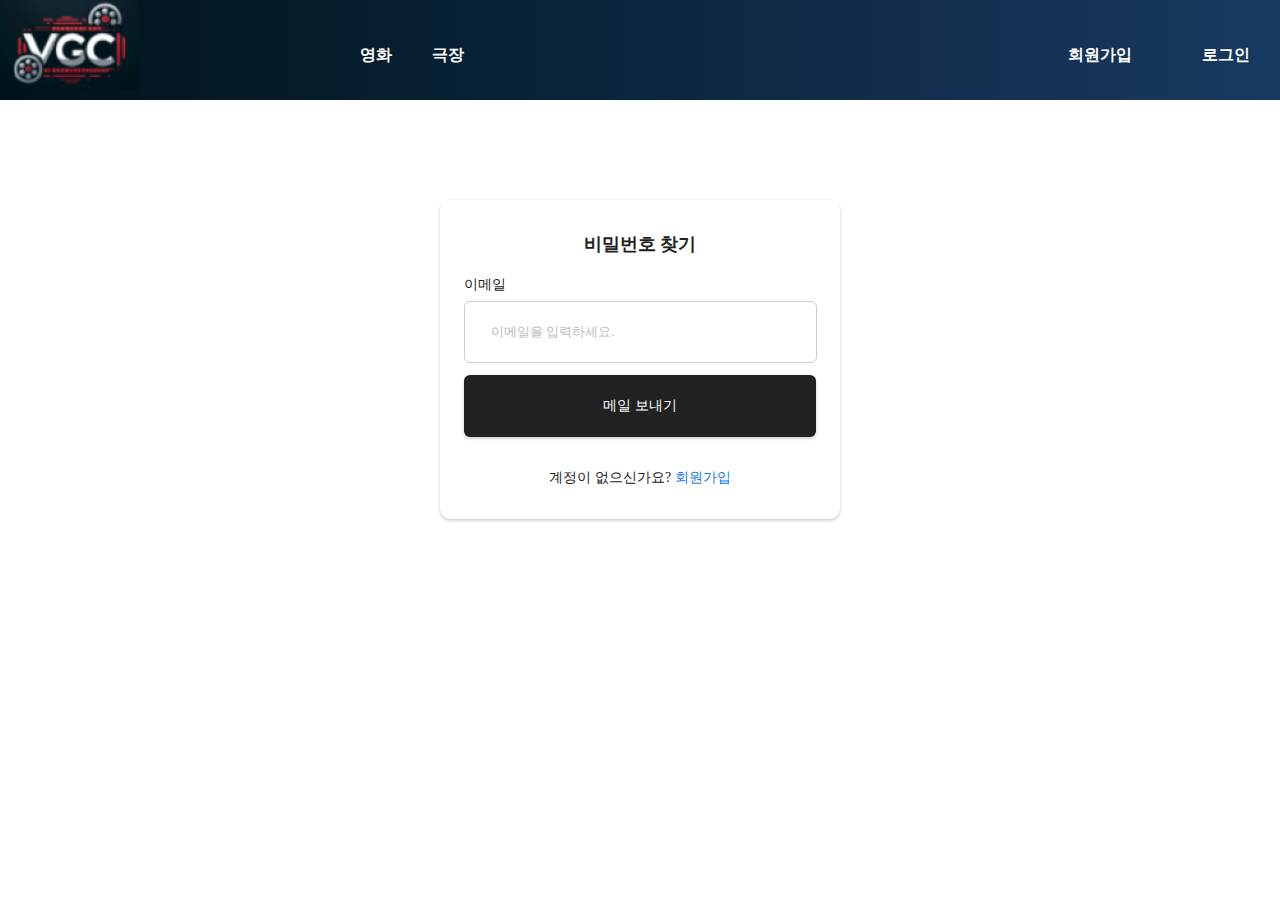
<file: html/idpwfind.html>
<!DOCTYPE html>
<html lang="en">

<head>
    <meta charset="UTF-8">
    <meta name="viewport" content="width=device-width, initial-scale=1.0">
    <title>비밀번호 찾기</title>
    <link href="/assets/css/pclogin.css" rel="stylesheet">
    <link rel="stylesheet" href="/assets/css/index_style.css">
    <link rel="icon" href="../images/icon.png">
    <style>
        .form-container {
            max-width: 400px;
            background-color: #fff;
            padding: 32px 24px;
            font-size: 14px;
            font-family: inherit;
            color: #212121;
            display: flex;
            flex-direction: column;
            gap: 20px;
            box-sizing: border-box;
            border-radius: 10px;
            box-shadow: 0px 0px 3px rgba(0, 0, 0, 0.084), 0px 2px 3px rgba(0, 0, 0, 0.168);
            margin: 0 auto;
            /* Centering the form container */
            margin-top: 100px;
            /* Top margin to position the container lower on the page */
        }

        .form-container button:active {
            scale: 0.95;
        }

        .form-container .logo-container {
            text-align: center;
            font-weight: 600;
            font-size: 18px;
        }

        .form-container .form {
            display: flex;
            flex-direction: column;
        }

        .form-container .form-group {
            display: flex;
            flex-direction: column;
            gap: 2px;
        }

        .form-container .form-group label {
            display: block;
            margin-bottom: 5px;
        }

        .form-container .form-group input {
            width: 85%;
            padding: 22px 26px;
            /* Increased padding */
            border-radius: 6px;
            font-family: inherit;
            border: 1px solid #ccc;
        }

        .form-container .form-group input::placeholder {
            opacity: 0.5;
        }

        .form-container .form-group input:focus {
            outline: none;
            border-color: #1778f2;
        }

        .form-container .form-submit-btn {
            display: flex;
            justify-content: center;
            align-items: center;
            font-family: inherit;
            color: #fff;
            background-color: #212121;
            border: none;
            width: 100%;
            padding: 22px 26px;
            /* Increased padding */
            font-size: inherit;
            gap: 8px;
            margin: 12px 0;
            cursor: pointer;
            border-radius: 6px;
            box-shadow: 0px 0px 3px rgba(0, 0, 0, 0.084), 0px 2px 3px rgba(0, 0, 0, 0.168);
        }

        .form-container .form-submit-btn:hover {
            background-color: #313131;
        }

        .form-container .link {
            color: #1778f2;
            text-decoration: none;
        }

        .form-container .signup-link {
            align-self: center;
            font-weight: 500;
        }

        .form-container .signup-link .link {
            font-weight: 400;
        }

        .form-container .link:hover {
            text-decoration: underline;
        }
    </style>
</head>

<body>
    <header>
        <div class="title">
            <div class="title_name">
                <a href="/index.html">
                    <img src="/images/logo.png">
                </a>
            </div>
            <div class="title_menu">
                <nav>
                    <ul class="menu_a">
                        <li>
                            <a href="/html/movie_list.html">영화</a>
                        </li>

                        <li>
                            <a href="/html/map.html">극장</a>
                        </li>
                    </ul>
                    <ul class="menu_b">
                        <li><a href="/html/jinjalogin.html">로그인</a></li>
                        <li><a href="/html/joinanim.html">회원가입</a></li>
                    </ul>
                </nav>
            </div>
        </div>
    </header>
    <div id="wrap">
        <div class="form-container">
            <div class="logo-container">
                비밀번호 찾기
            </div>
            <form class="form">
                <div class="form-group">
                    <label for="email">이메일</label>
                    <input type="text" id="email" name="email" placeholder="이메일을 입력하세요." required>
                </div>
                <button class="form-submit-btn" type="button" id="find">메일 보내기</button>
            </form>
            <p class="signup-link">
                계정이 없으신가요?
                <a href="/html/joinanim.html" class="link"> 회원가입</a>
            </p>
        </div>
    </div>
    <script>
        const email = document.getElementById('email');
        const find = document.getElementById('find');
        find.addEventListener('click', () => {
            fetch('http://127.0.0.1:8080/vgc/ipfind.jsp', {
                method: 'POST',
                headers: {
                    'Content-Type': 'application/x-www-form-urlencoded'
                },
                body: `email=${email.value}`
            })
                .then(response => response.text())
                .then(data => {
                    alert(data);
                    if (data.includes('비밀번호는')) {
                        window.location.href = 'jinjalogin.html';
                    }
                })
                .catch(error => {
                    console.error('Error:', error);
                });
        });
    </script>
</body>

</html>
</file>
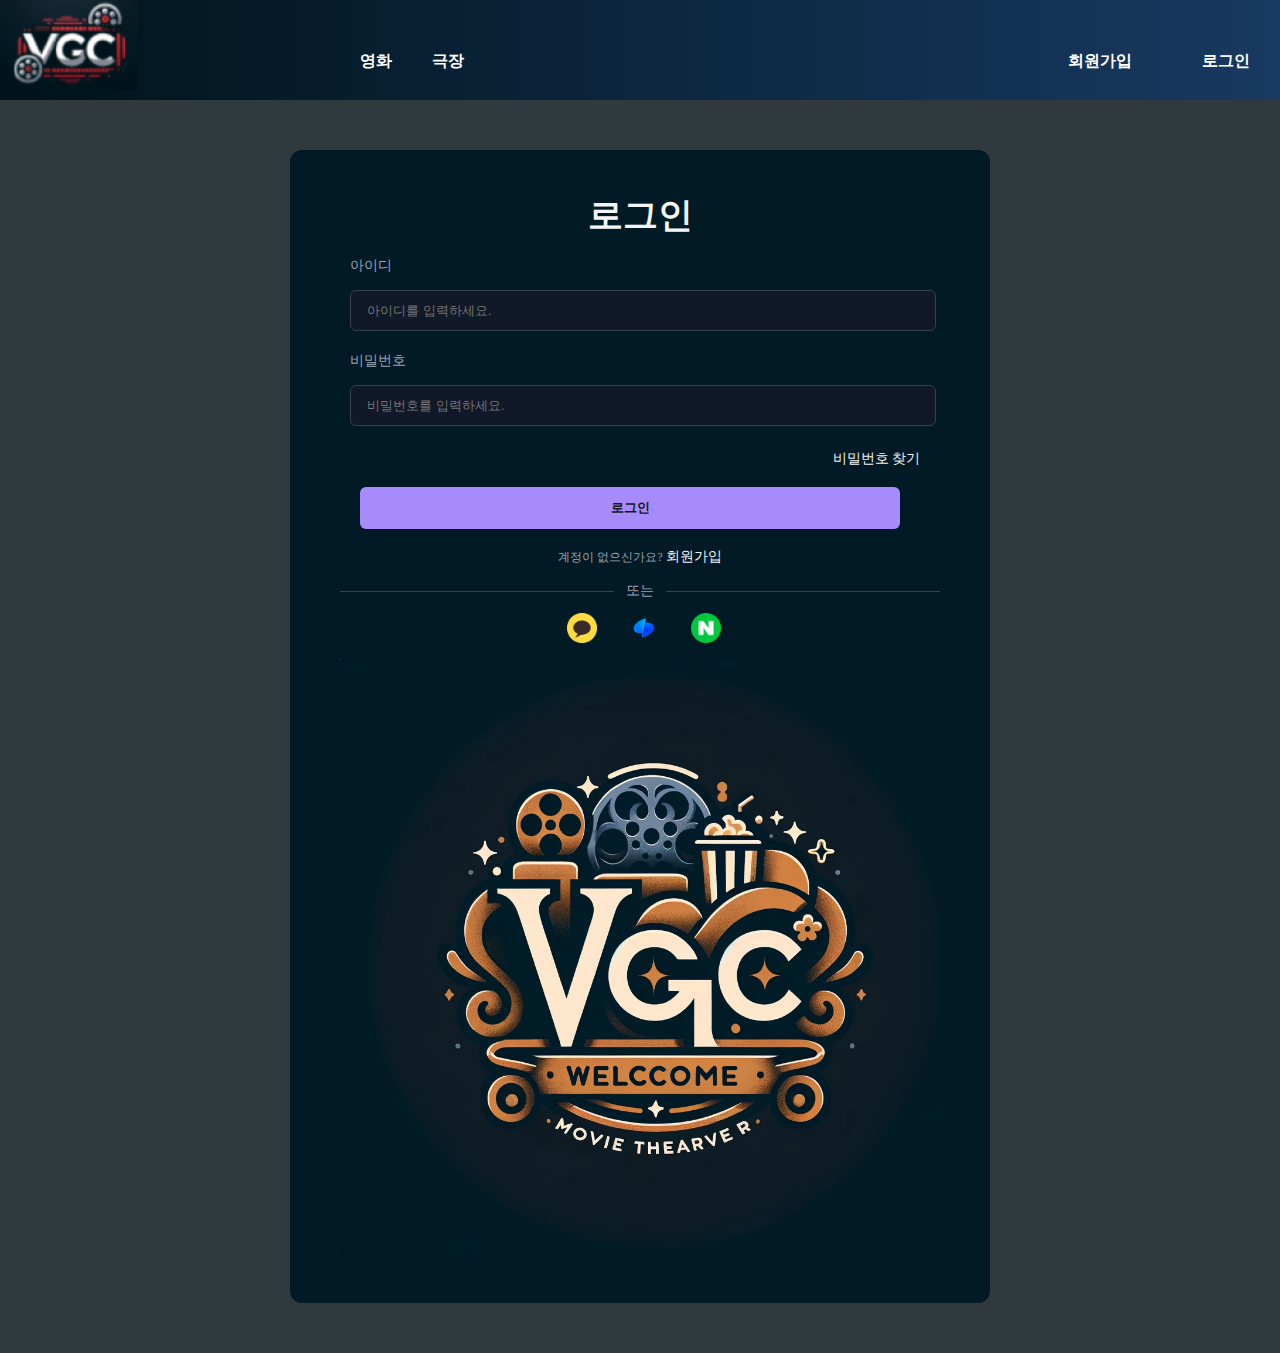
<file: html/jinjalogin.html>
<!DOCTYPE html>
<html lang="ko">

<head>
  <meta charset="UTF-8">
  <title>로그인</title>
  <link href="/assets/css/pclogin.css" rel="stylesheet">
  <link rel="stylesheet" href="/assets/css/index_style.css">
  <link rel="icon" href="../images/icon.png" />
  <style>
    .form-container {

      width: 600px;
      border-radius: 0.75rem;
      background-color: #011A26;
      padding: 50px 50px 40px 50px;
      color: rgba(243, 244, 246, 1);
      margin: 50px auto;
    }
    .form-container .title{
      font-size: 35px;
    }
    body {
      background-color: rgb(48, 57, 61);
    }

    .title {
      text-align: center;
      line-height: 2rem;
      font-weight: 700;
    }
    

    .form {
      margin-top: 1.5rem;
    }

    .input-group {
      margin-top: 0.25rem;
      font-size: 0.875rem;
      line-height: 1.25rem;
    }

    .input-group label {
      margin: 10px;
      display: block;
      color: rgba(156, 163, 175, 1);
      margin-bottom: 4px;
    }

    .input-group input {
      width: 92%;
      margin: 10px;
      border-radius: 0.375rem;
      border: 1px solid rgba(55, 65, 81, 1);
      outline: 0;
      background-color: rgba(17, 24, 39, 1);
      padding: 0.75rem 1rem;
      color: rgba(243, 244, 246, 1);
    }

    .input-group input:focus {
      border-color: rgba(167, 139, 250, 1);
    }

    .forgot {
      display: flex;
      justify-content: flex-end;
      font-size: 0.75rem;
      line-height: 1rem;
      color: rgba(156, 163, 175, 1);
      margin: 15px 20px 14px 0;
    }

    .forgot a,
    .signup a {
      color: rgba(243, 244, 246, 1);
      text-decoration: none;
      font-size: 14px;
    }

    .forgot a:hover,
    .signup a:hover {
      text-decoration: underline rgba(167, 139, 250, 1);
    }

    .sign {
      margin: 20px;
      display: block;
      width: 90%;
      background-color: rgba(167, 139, 250, 1);
      padding: 0.75rem;
      text-align: center;
      color: rgba(17, 24, 39, 1);
      border: none;
      border-radius: 0.375rem;
      font-weight: 600;
    }

    .social-message {
      display: flex;
      align-items: center;
      padding-top: 1rem;
    }

    .line {
      height: 1px;
      flex: 1 1 0%;
      background-color: rgba(55, 65, 81, 1);
    }

    .social-message .message {
      padding-left: 0.75rem;
      padding-right: 0.75rem;
      font-size: 0.875rem;
      line-height: 1.25rem;
      color: rgba(156, 163, 175, 1);
    }

    .social-icons {
      display: flex;
      justify-content: center;
    }

    .social-icons .icon {
      border-radius: 0.125rem;
      padding: 0.75rem;
      border: none;
      background-color: transparent;
      margin-left: 8px;
    }

    .social-icons .icon img {
      height: 30px;
      width: 30px;
    }

    .signup {
      text-align: center;
      font-size: 0.75rem;
      line-height: 1rem;
      color: rgba(156, 163, 175, 1);
    }

    .img_bottom {
      width: 100%;
      height: 100%;
    }
  </style>
</head>

<body>
  <header>
    <div class="title">
      <div class="title_name">
        <a href="/index.html">
          <img src="/images/logo.png">
        </a>
      </div>
      <div class="title_menu">
        <nav>
          <ul class="menu_a">
            <li>
              <a href="/html/movie_list.html">영화</a>

            </li>
            <li>
              <a href="#">극장</a>

            </li>

          </ul>
          <ul class="menu_b">
            <li><a href="/html/jinjalogin.html">로그인</a></li>
            <li><a href="/html/joinanim.html">회원가입</a></li>
          </ul>
        </nav>
      </div>
    </div>
  </header>
  <div id="wrap">
    <div id="container">
      <div class="form-container">
        <div class="title">로그인</div>
        <div class="form">
          <div class="input-group">
            <label for="id">아이디</label>
            <input type="text" id="id" placeholder="아이디를 입력하세요.">
          </div>
          <div class="input-group">
            <label for="pw">비밀번호</label>
            <input type="password" id="pw" placeholder="비밀번호를 입력하세요.">
          </div>
          <div class="forgot">
            <a href="idpwfind.html">비밀번호 찾기</a>
          </div>
          <button type="submit" class="sign" id="login">로그인</button>
          <div class="signup">
            <span>계정이 없으신가요? <a href="joinanim.html">회원가입</a></span>
          </div>
        </div>
        <div class="social-message">
          <div class="line"></div>
          <div class="message">또는</div>
          <div class="line"></div>
        </div>
        <div class="social-icons">
          <a href="https://www.kakaocorp.com/page/" class="icon">
            <img src="/images/kakao-icon.png" alt="Kakao">
          </a>
          <a href="https://toss.im/" class="icon">
            <img src="/images/toss-icon.png" alt="Toss">
          </a>
          <a href="https://nid.naver.com/nidlogin.login?mode=form&url=https://www.naver.com/" class="icon">
            <img src="/images/naver-icon.png" alt="Naver">
          </a>
        </div>
        <div class="logo_bottom">
          <img src="/images/bottom.webp" class="img_bottom">
        </div>
      </div>
    </div>
  </div>
  <script>
    document.getElementById('login').addEventListener('click', async () => {
      const id = document.getElementById('id').value;
      const pw = document.getElementById('pw').value;

      const formData = new URLSearchParams();
      formData.append('id', id);
      formData.append('pw', pw);

      const res = await fetch('http://127.0.0.1:8080/vgc/login.jsp', {
        method: 'post',
        headers: {
          'Content-Type': 'application/x-www-form-urlencoded'
        },
        body: formData
      });

      const data = await res.json();
      alert(data.msg);

      if (data.code === 0) {
        localStorage.setItem('isLoggedIn', 'true');
        window.location.href = "/index.html";
      }
    });
  </script>
</body>

</html>
</file>
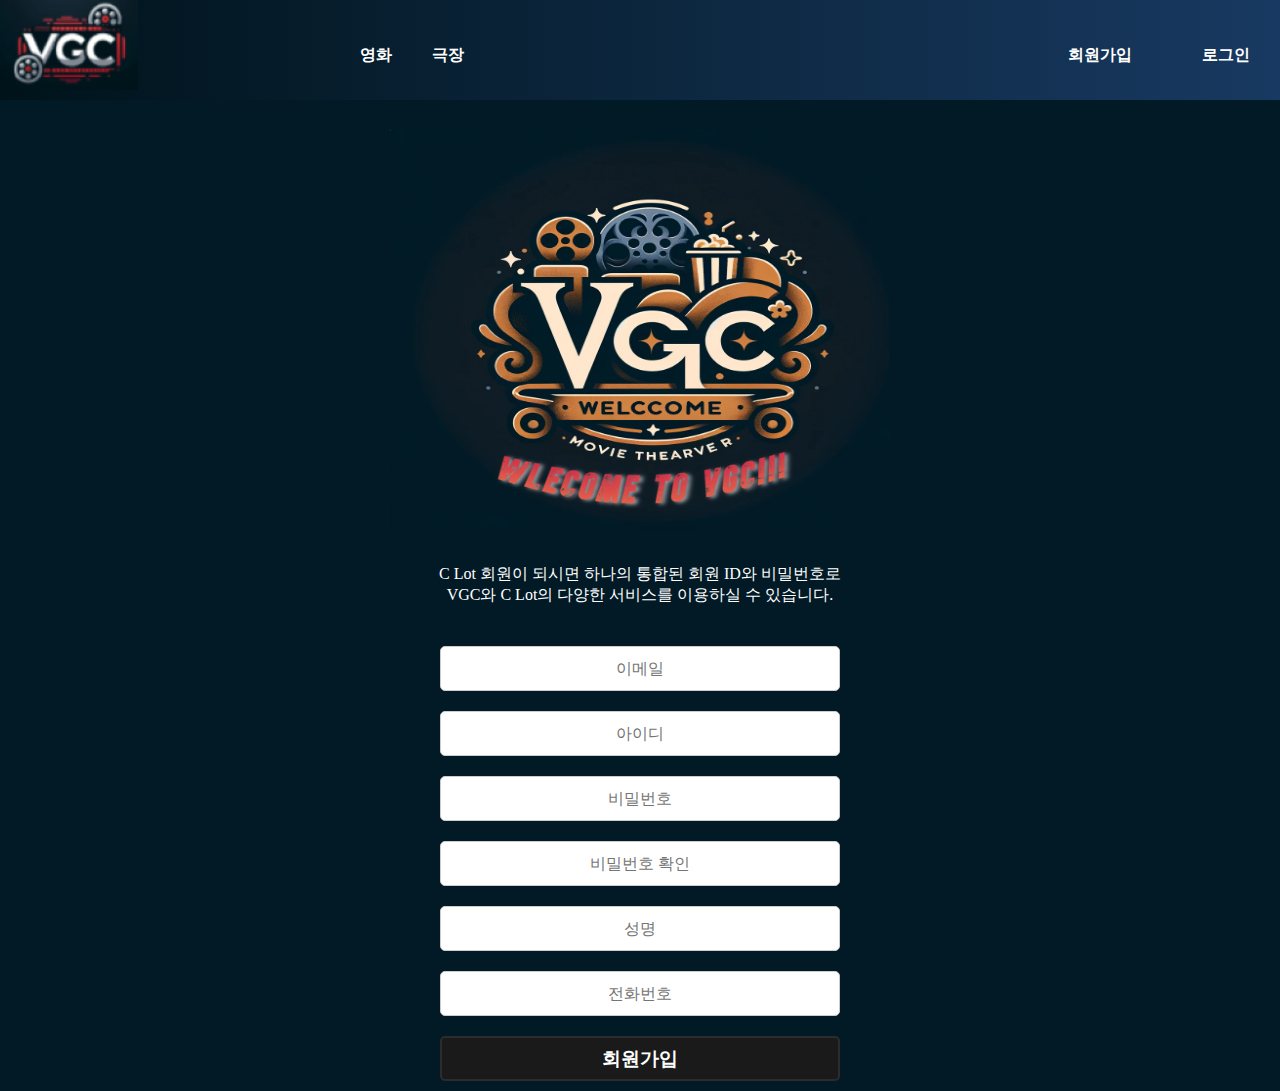
<file: html/joinanim.html>
<!DOCTYPE html>
<html lang="ko">

<head>
    <meta charset="UTF-8">
    <title>회원가입</title>
    <link href="/assets/css/joinform.css" rel="stylesheet">
    <link rel="stylesheet" href="/assets/css/joinanimstyle.css">
    <link rel="icon" href="../images/icon.png"/>
    <style>
        body{
            background-color: #021A26;
            color: #ffffff;
        }
        .boton-elegante {
            width: 400px; /* 입력창과 같은 너비 */
            height: 45px; /* 입력창과 같은 높이 */
            margin: 10px;
            border: 2px solid #2c2c2c;
            background-color: #1a1a1a;
            color: #ffffff;
            font-size: 1.2rem;
            cursor: pointer;
            border-radius: 5px; /* 입력창과 동일하게 조정 */
            transition: all 0.4s ease;
            outline: none;
            position: relative;
            overflow: hidden;
            font-weight: bold;
        }

        .boton-elegante::after {
            content: "";
            position: absolute;
            top: 0;
            left: 0;
            width: 100%;
            height: 100%;
            background: radial-gradient(
                circle,
                rgba(255, 255, 255, 0.25) 0%,
                rgba(255, 255, 255, 0) 70%
            );
            transform: scale(0);
            transition: transform 0.5s ease;
        }

        .boton-elegante:hover::after {
            transform: scale(4);
        }

        .boton-elegante:hover {
            border-color: #666666;
            background: rgba(167, 139, 250, 1);
        }

        input[type="text"], input[type="password"] {
            width: calc(100% - 22px); /* 100% 너비에서 패딩과 보더를 뺀 값 */
            height: 45px; /* 입력창 높이 */
            padding: 10px; /* 입력창 패딩 */
            margin: 10px 0; /* 입력창 상하 마진 */
            border-radius: 5px; /* 입력창 테두리 곡률 */
            border: 1px solid #ccc; /* 입력창 테두리 색상 */
            box-sizing: border-box; /* 보더와 패딩을 포함한 전체 너비와 높이 계산 */
        }
        .img_box >img{
            width: 500px;
            height: 400px;
        }
    </style>
</head>

<body>
    <header>
        <div class="title">
          <div class="title_name">
            <a href="/index.html">
              <img src="/images/logo.png">
            </a>
          </div>
          <div class="title_menu">
            <nav>
              <ul class="menu_a">
                <li>
                  <a href="/html/movie_list.html">영화</a>
                </li>
                <li>
                    <a href="/html/map.html">극장</a>
                </li>
              
              </ul>
              <ul class="menu_b">
                <li><a href="/html/jinjalogin.html">로그인</a></li>
                <li><a href="/html/joinanim.html">회원가입</a></li>
              </ul>
            </nav>
          </div>
        </div>
      </header>

    <main>
        <div class="img_box">
            <img src="/images/loginlogo_bottom.jpg">
        </div>
        <div class="clot">
            <p>C Lot 회원이 되시면 하나의 통합된 회원 ID와 비밀번호로</p>
            <p>VGC와 C Lot의 다양한 서비스를 이용하실 수 있습니다.</p>
        </div>
        <fieldset>
            <input type="text" id="useremail" placeholder="이메일">
        </fieldset>
        <div class="mailsuccess-message hide">사용할 수 있는 이메일입니다</div>
        <div class="mailfail-message hide">이메일 형식이 아닙니다</div>
        <div class="mailduplicate-message hide">이미 사용중인 이메일입니다</div>

        <fieldset>
            <input type="text" id="username" placeholder="아이디" />
        </fieldset>

        <div class="success-message hide">사용할 수 있는 아이디입니다</div>
        <div class="failure-message hide">아이디는 4~12글자이어야 합니다</div>
        <div class="failure-message2 hide">영어 또는 숫자만 가능합니다</div>
        <div class="duplicate-message hide">이미 사용중인 아이디입니다</div>

        <fieldset>
            <input type="password" id="password" placeholder="비밀번호" />
        </fieldset>
        <div class="passsuccess-message hide">사용할 수 있는 비밀번호입니다</div>
        <div class="strongPassword-message hide">8글자 이상, 영문, 숫자, 특수문자(@$!%*#?&)를 사용하세요</div>

        <fieldset>
            <input type="password" id="password-retype" placeholder="비밀번호 확인" />
        </fieldset>
        <div class="mismatch-message hide">비밀번호가 일치하지 않습니다</div>

        <fieldset>
            <input type="text" id="name" placeholder="성명" />
        </fieldset>
        <fieldset>
            <input type="text" id="callname" placeholder="전화번호" />
        </fieldset>
        <div class="notnum-message hide">숫자만 적어야 합니다.</div>

        <fieldset class="signup">
            <button type="button" id="signupim" class="boton-elegante" disabled>회원가입</button>
        </fieldset>

    </main>
</body>
<script>
    let useremail = document.querySelector('#useremail'); 
    let mailsuccessmessage = document.querySelector('.mailsuccess-message'); 
    let mailfailmessage = document.querySelector('.mailfail-message'); 
    let mailduplicateMessage = document.querySelector('.mailduplicate-message');

    let elusername = document.querySelector('#username'); 
    let elSuccessMessage = document.querySelector('.success-message'); 
    let elFailureMessage = document.querySelector('.failure-message');
    let elFailureMessageTwo = document.querySelector('.failure-message2'); 
    let elDuplicateMessage = document.querySelector('.duplicate-message');

    let elInputPassword = document.querySelector('#password');
    let passsuccessmessage = document.querySelector('.passsuccess-message');
    let elStrongPasswordMessage = document.querySelector('.strongPassword-message');

    let elInputPasswordRetype = document.querySelector('#password-retype');
    let elMismatchMessage = document.querySelector('.mismatch-message');

    let name = document.querySelector('#name');
    let callname = document.querySelector('#callname');
    let notnummessage = document.querySelector('.notnum-message');
    const requiredFilledCount = 6;
    const signup = document.getElementById('signupim');

    let required1 = 0;
    let required2 = 0;
    let required3 = 0;
    let required4 = 0;
    let required5 = 0;
    let required6 = 0;
    let notdisabled = 0;

    function idLength(value) {
        return value.length >= 4 && value.length <= 12;
    }
    function onlyNumberAndEnglish(str) {
        return /^[A-Za-z0-9][A-Za-z0-9]*$/.test(str);
    }
    function strongPassword(str) {
        return /^(?=.*[A-Za-z])(?=.*\d)(?=.*[@$!%*#?&])[A-Za-z\d@$!%*#?&]{8,}$/.test(str);
    }
    function isMatch(password1, password2) {
        return password1 === password2;
    }
    function isValidEmail(str) {
        return str.includes('@') && str.endsWith('.com');
    }
    function onlyNumber(str){
        return /^\d*$/.test(str);
    }

    async function checkDuplicate(field, value) {
        const res = await fetch(`http://127.0.0.1:8080/vgc/checkduplicate.jsp?field=${field}&value=${value}`);
        const data = await res.json();
        return data.isDuplicate;
    }

    useremail.onkeyup = async function () {
        if (isValidEmail(useremail.value)) {
            const isDuplicate = await checkDuplicate('useremail', useremail.value);
            if (isDuplicate) {
                mailduplicateMessage.classList.remove('hide');
                mailsuccessmessage.classList.add('hide');
                mailfailmessage.classList.add('hide');
                required1 = 0;
            } else {
                mailsuccessmessage.classList.remove('hide');
                mailfailmessage.classList.add('hide');
                mailduplicateMessage.classList.add('hide');
                required1 = 1;
            }
        } else {
            mailfailmessage.classList.remove('hide');
            mailsuccessmessage.classList.add('hide');
            mailduplicateMessage.classList.add('hide');
            required1 = 0;
        }
        notdisabled = required1 + required2 + required3 + required4 + required5 + required6;
        signup.disabled = notdisabled < requiredFilledCount;
    };

    elusername.onkeyup = async function () {
        if (elusername.value.length !== 0) {
            if (onlyNumberAndEnglish(elusername.value) === false) {
                elSuccessMessage.classList.add('hide');
                elFailureMessage.classList.add('hide');
                elFailureMessageTwo.classList.remove('hide');
                elDuplicateMessage.classList.add('hide');
                required2 = 0;
            } else if (idLength(elusername.value) === false) {
                elSuccessMessage.classList.add('hide');
                elFailureMessage.classList.remove('hide');
                elFailureMessageTwo.classList.add('hide');
                elDuplicateMessage.classList.add('hide');
                required2 = 0;
            } else {
                const isDuplicate = await checkDuplicate('userId', elusername.value);
                if (isDuplicate) {
                    elDuplicateMessage.classList.remove('hide');
                    elSuccessMessage.classList.add('hide');
                    elFailureMessage.classList.add('hide');
                    elFailureMessageTwo.classList.add('hide');
                    required2 = 0;
                } else {
                    elSuccessMessage.classList.remove('hide');
                    elFailureMessage.classList.add('hide');
                    elFailureMessageTwo.classList.add('hide');
                    elDuplicateMessage.classList.add('hide');
                    required2 = 1;
                }
            }
        } else {
            elSuccessMessage.classList.add('hide');
            elFailureMessage.classList.add('hide');
            elFailureMessageTwo.classList.add('hide');
            elDuplicateMessage.classList.add('hide');
            required2 = 0;
        }
        notdisabled = required1 + required2 + required3 + required4 + required5 + required6;
        signup.disabled = notdisabled < requiredFilledCount;
    }

    elInputPassword.onkeyup = function () {
        if (elInputPassword.value.length !== 0) {
            if (strongPassword(elInputPassword.value)) {
                elStrongPasswordMessage.classList.add('hide');
                passsuccessmessage.classList.remove('hide');
                required3 = 1;
            } else {
                passsuccessmessage.classList.add('hide');
                elStrongPasswordMessage.classList.remove('hide');
                required3 = 0;
            }
        } else {
            elStrongPasswordMessage.classList.add('hide');
            passsuccessmessage.classList.add('hide');
            required3 = 0;
        }
        notdisabled = required1 + required2 + required3 + required4 + required5 + required6;
        signup.disabled = notdisabled < requiredFilledCount;
    };

    elInputPasswordRetype.onkeyup = function () {
        if (elInputPasswordRetype.value.length !== 0) {
            if (isMatch(elInputPassword.value, elInputPasswordRetype.value)) {
                elMismatchMessage.classList.add('hide');
                required4 = 1;
            } else {
                elMismatchMessage.classList.remove('hide');
                required4 = 0;
            }
        } else {
            elMismatchMessage.classList.add('hide');
            required4 = 0;
        }
        notdisabled = required1 + required2 + required3 + required4 + required5 + required6;
        signup.disabled = notdisabled < requiredFilledCount;
    };

    callname.onkeyup = function () {
        if (callname.value.length !== 0) {
            if (onlyNumber(callname.value) === false) {
                notnummessage.classList.remove('hide');
                required6 = 0;
            } else {
                notnummessage.classList.add('hide');
                required5 = 1;
                required6 = 1;
            }
        } else {
            notnummessage.classList.add('hide');
            required6 = 0;
        }
        notdisabled = required1 + required2 + required3 + required4 + required5 + required6;
        signup.disabled = notdisabled < requiredFilledCount;
    };

    signup.addEventListener('click', () => {
        if (signup.disabled) {
            alert('Please fill all required fields.');
        } else {
            sendData().then(res => {
                alert(res.msg);
                if (res.code === 200) {
                    window.location.href = '/html/jinjalogin.html';
                }
            });
        }
    });

    async function sendData() {
        const userEmail = document.querySelector('#useremail');
        const userId = document.querySelector('#username');
        const userPassword = document.querySelector('#password');
        const userName = document.querySelector('#name');
        const userCallname = document.querySelector('#callname');

        const formData = new FormData();
        formData.append('useremail', userEmail.value);
        formData.append('userId', userId.value);
        formData.append('userPassword', userPassword.value);
        formData.append('userName', userName.value);
        formData.append('userCallname', userCallname.value);

        const payload = new URLSearchParams(formData);

        const res = await fetch('http://127.0.0.1:8080/vgc/signup.jsp', {
            method: 'post',
            headers: {
              'Content-Type': 'application/x-www-form-urlencoded'
            },
            body: payload
        });
        const data = await res.json();
        return data;
    }
</script>
</html>
</file>
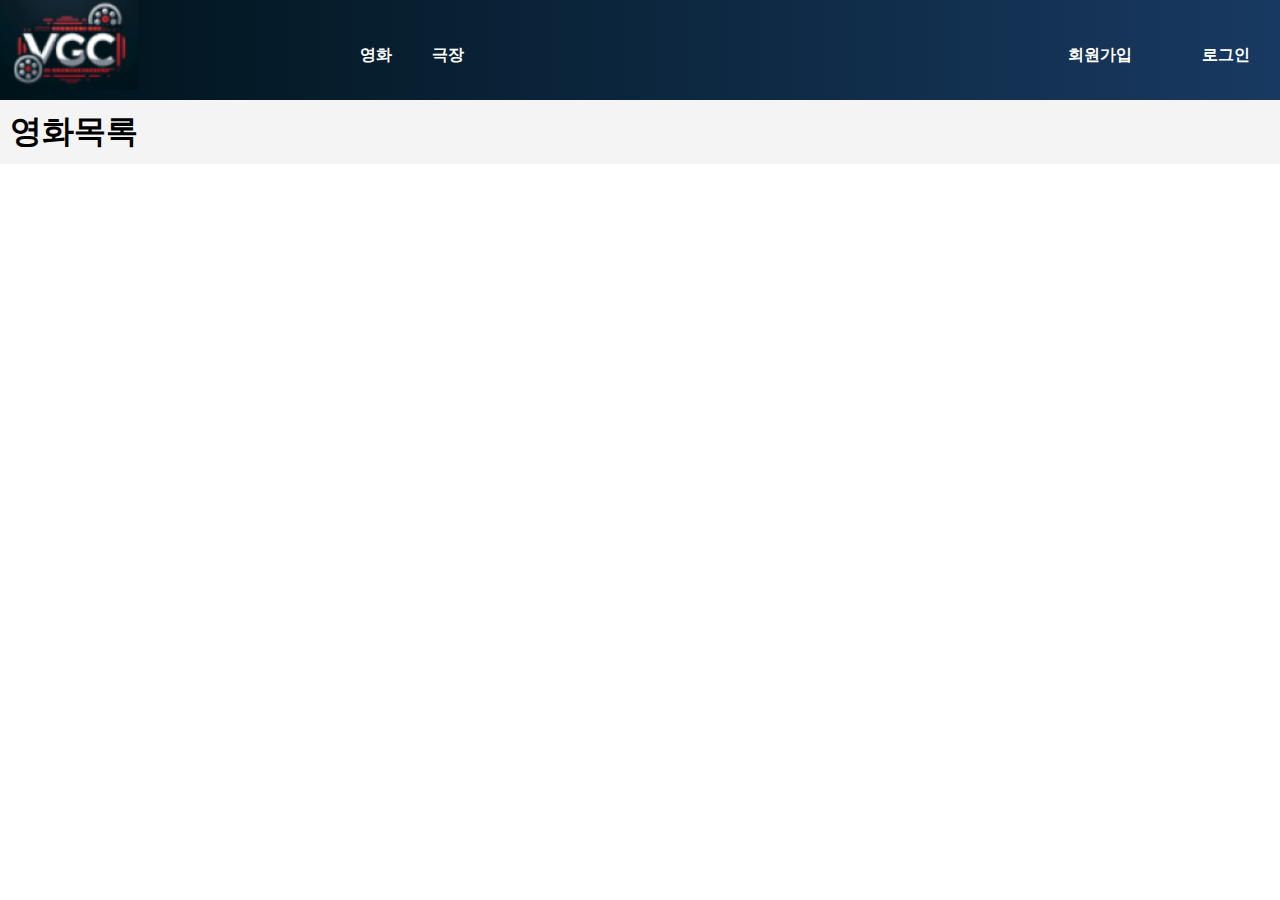
<file: html/movie_list.html>
<!DOCTYPE html>
<html lang="ko">

<head>
  <meta charset="UTF-8">
  <meta name="viewport" content="width=device-width, initial-scale=1.0">
  <title>영화 목록</title>
  <link rel="stylesheet" href="/assets/css/movie_list.css">
  <link rel="icon" href="../images/icon.png" />
<style>
  html, body{
    overflow-x: hidden;
  }
</style>
</head>
<body>
  <!-- ===============헤더===================== -->
  <header>
    <div class="title">
      <div class="title_name">
        <a href="/index.html">
          <img class="logo" src="/images/logo.png" alt="로고">
        </a>
      </div>
      <div class="title_menu">
        <nav>
          <ul class="menu_a">
            <li>
              <a href="/html/movie_list.html">영화</a>
            </li>
            <li>
              <a href="/html/map.html">극장</a>
            </li>
            <li id="reservation-btn" style="display:none;"><a href="/html/ticket.html">내 예매 정보</a></li>
          </ul>
          <ul class="menu_b">
            <li id="login-btn"><a href="/html/jinjalogin.html">로그인</a></li>
            <li id="signup-btn"><a href="/html/joinanim.html">회원가입</a></li>
            <li id="logout-btn" style="display:none;"><a href="#" id="logout">로그아웃</a></li>
          </ul>
        </nav>
      </div>
    </div>
  </header>
  <!-- ===============헤더===================== -->

  <!-- ===============메인======================= -->
  <main>
    <div class="contents">
      <h1>영화목록</h1>
      <div class="movie-list" id="movie-list">
        <!-- 영화 목록이 여기에 동적으로 추가됩니다. -->
      </div>
    </div>
  </main>
  <!-- ===============메인======================= -->

  <!-- ===============스크립트======================= -->
  <script>
    function checkLogin() {
      const isLoggedIn = localStorage.getItem('isLoggedIn');
      if (isLoggedIn === 'true') { // 로그인 상태를 문자열로 확인
        document.getElementById('login-btn').style.display = 'none';
        document.getElementById('signup-btn').style.display = 'none';
        document.getElementById('logout-btn').style.display = 'block';
        document.getElementById('reservation-btn').style.display = 'block';
      } else {
        document.getElementById('login-btn').style.display = 'block';
        document.getElementById('signup-btn').style.display = 'block';
        document.getElementById('logout-btn').style.display = 'none';
        document.getElementById('reservation-btn').style.display = 'none';
      }
    }

    function handleLogout() {
      localStorage.setItem('isLoggedIn', 'false'); // 로그아웃 시 로그인 상태를 false로 설정
      alert('로그아웃 되었습니다.'); // 로그아웃 알림
      window.location.href = '/html/jinjalogin.html'; // 로그인 페이지로 이동
    }

    function checkLoginBeforeNavigation(event) {
      const isLoggedIn = localStorage.getItem('isLoggedIn');
      if (isLoggedIn !== 'true') {
        event.preventDefault(); // 기본 링크 동작을 막음
        alert('로그인이 필요합니다.');
        window.location.href = '/html/jinjalogin.html'; // 로그인 페이지로 이동
      }
    }

    document.addEventListener("DOMContentLoaded", function() {
      checkLogin(); // 로그인 상태 확인

      // 로그아웃 버튼에 클릭 이벤트 추가
      document.getElementById('logout').addEventListener('click', function(event) {
        event.preventDefault(); // 기본 링크 동작을 막음
        handleLogout(); // 로그아웃 처리
      });

      // 영화 데이터를 가져옴
      fetch('http://localhost:8080/vgc/Movies.jsp')
        .then(response => {
          if (!response.ok) {
            throw new Error('Network response was not ok ' + response.statusText);
          }
          return response.json();
        })
        .then(data => {
          const movieList = document.getElementById('movie-list');
          data.forEach(movie => {
            const movieDiv = document.createElement('div');
            movieDiv.classList.add('movie');

            movieDiv.innerHTML = `
              <a href="/html/reservation.html">
                <img src="${movie.poster_url}" alt="${movie.title}">
                <div class="container">
                  <h2 class="title">${movie.title}</h2>
                  <p class="description">${movie.description}</p>
                  <p class="genre">장르 : ${movie.genre}</p>
                  <p class="rating">⭐${movie.rating}</p>
                  <p class="release_date">개봉일 : ${movie.release_date}</p>
                </div>
              </a>
            `;

            // 영화 목록의 링크에 클릭 이벤트 추가
            movieDiv.querySelector('a').addEventListener('click', checkLoginBeforeNavigation);

            movieList.appendChild(movieDiv);
          });
        })
        .catch(error => console.error('Error fetching movie data:', error));
    });
  </script>
</body>

</html>
</file>
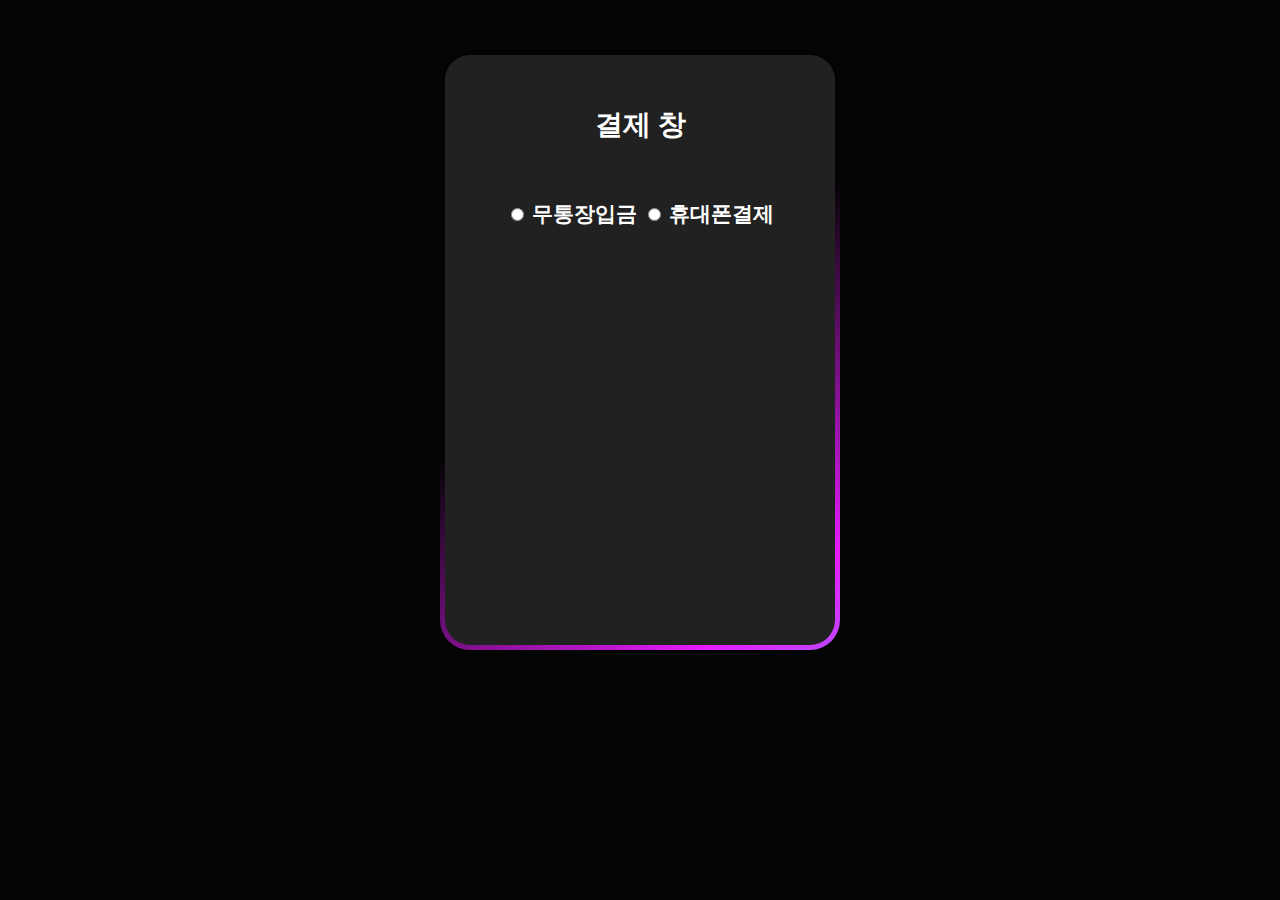
<file: html/Payment.html>
<!DOCTYPE html>
<html lang="en">

<head>
    <meta charset="UTF-8">
    <meta name="viewport" content="width=device-width, initial-scale=1.0">
    <title>Payment Page</title>
    <style>
        /* styles.css */
        body {
            background-color: #040404;
        }

        .container {

            width: 400px;
            background: linear-gradient(#212121, #212121) padding-box,
                linear-gradient(145deg, transparent 35%, #e81cff, #40c9ff) border-box;
            border: 5px solid transparent;
            padding: 32px 24px;
            font-size: 14px;
            font-family: inherit;
            color: white;
            display: flex;
            flex-direction: column;
            gap: 20px;
            box-sizing: border-box;
            background-size: 200% 100%;
            animation: gradient 2s ease infinite;

            height: 600px;
            margin: 50px auto;
            border-radius: 30px;
            text-align: center;

        }

        @keyframes gradient {
            0% {
                background-position: 0% 50%;
            }

            50% {
                background-position: 100% 50%;
            }

            100% {
                background-position: 0% 50%;
            }
        }

        form {
            margin-top: 50px;
        }


        button {
            width: 100%;
            background-color: #007bff;
            color: #fff;
            border: none;
            border-radius: 5px;
            cursor: pointer;
            padding: 10px;
            margin-top: 40px;
        }

        button:hover {
            background-color: #0056b3;
        }

        img {
            margin-top: -60px;
            height: 250px;
            width: 250px;
        }

        .hidden {
            display: none;

        }
    </style>
</head>

<body>
    <div class="container">
        <h1>결제 창</h1>
        <h2>
            <label>
                <label id="bankTransfer" >
                    <input type="radio" name="paymentMethod" id="bankTransfer" value="bankTransfer"
                        onchange="showPaymentForm('bankTransfer')"> 무통장입금
                </label>
                <label id="mobilePayment">
                    <input type="radio" name="paymentMethod" id="mobilePayment" value="mobilePayment"
                        onchange="showPaymentForm('mobilePayment')"> 휴대폰결제
                </label>
            </label>
        </h2>


        <!-- 무통장입금 폼 -->
        <form id="bankTransferForm" class="hidden" onsubmit="handleBankTransfer(event)">
            <label for="bank">은행 선택</label>
            <select id="bank" required>
                <option value="">은행을 선택하세요</option>
                <option value="KB">국민은행</option>
                <option value="Shinhan">신한은행</option>
                <option value="Woori">우리은행</option>
            </select>
            <p>
                <label for="accountNumber">계좌번호</label>
                <input type="text" id="accountNumber" required>
            </p>
            <p>
                <label for="depositor">입금자명</label>
                <input type="text" id="depositor" required>
            </p>
            <button type="submit">확인</button>
        </form>

        <!-- 휴대폰결제 폼 -->
        <form id="mobilePaymentForm" class="hidden">
            <img src="/images/a.jpg" alt="QR코드">
            <button onclick="mobilePayment()">결제하기</button>
        </form>
    </div>

    <script>
        function showPaymentForm(paymentMethod) {
            document.querySelectorAll('form').forEach(form => {
                form.classList.add('hidden');
            });

            document.getElementById(paymentMethod + 'Form').classList.remove('hidden');
        }


        async function awaitPayment() {
            // 무통장입금 완료 대기 시 5초 대기 후 알림창을 띄웁니다.
            alert('무통장입금 확인을 기다려주세요.');
            await new Promise(resolve => setTimeout(resolve, 5000));
        }

        async function handleBankTransfer(e) {
            e.preventDefault(); // 기본 이벤트(폼 제출)를 막습니다.
            const bank = document.getElementById('bank').value;
            const accountNumber = document.getElementById('accountNumber').value;
            const depositor = document.getElementById('depositor').value;

            // 무통장입금 처리 전에 5초 대기합니다.
            await awaitPayment();

            // 무통장입금 처리 로직을 추가합니다.
            // 서버로 결제 정보를 전송하거나 다른 처리를 수행합니다.
            alert(`무통장입금이 완료되었습니다. 은행: ${bank}, 계좌번호: ${accountNumber}, 입금자명: ${depositor}`);
            //나중에 바꿀것 네이버로 설정되어있음
            opener.location.href = "/html/ticket.html";
            close();
        }


        function mobilePayment() {
            // 휴대폰 결제 처리 로직을 추가합니다.
            // 사용자를 결제 페이지로 이동시키거나 결제 프로세스를 진행합니다.
            alert('휴대폰으로 결제가 완료되었습니다!');

            // 일정 시간이 지난 후에 페이지를 이동시킵니다.
            //나중에 바꿀것 네이버로 설정되어있음
            opener.location.href = "/html/ticket.html";
            close();
        }

    </script>
</body>

</html>
</file>
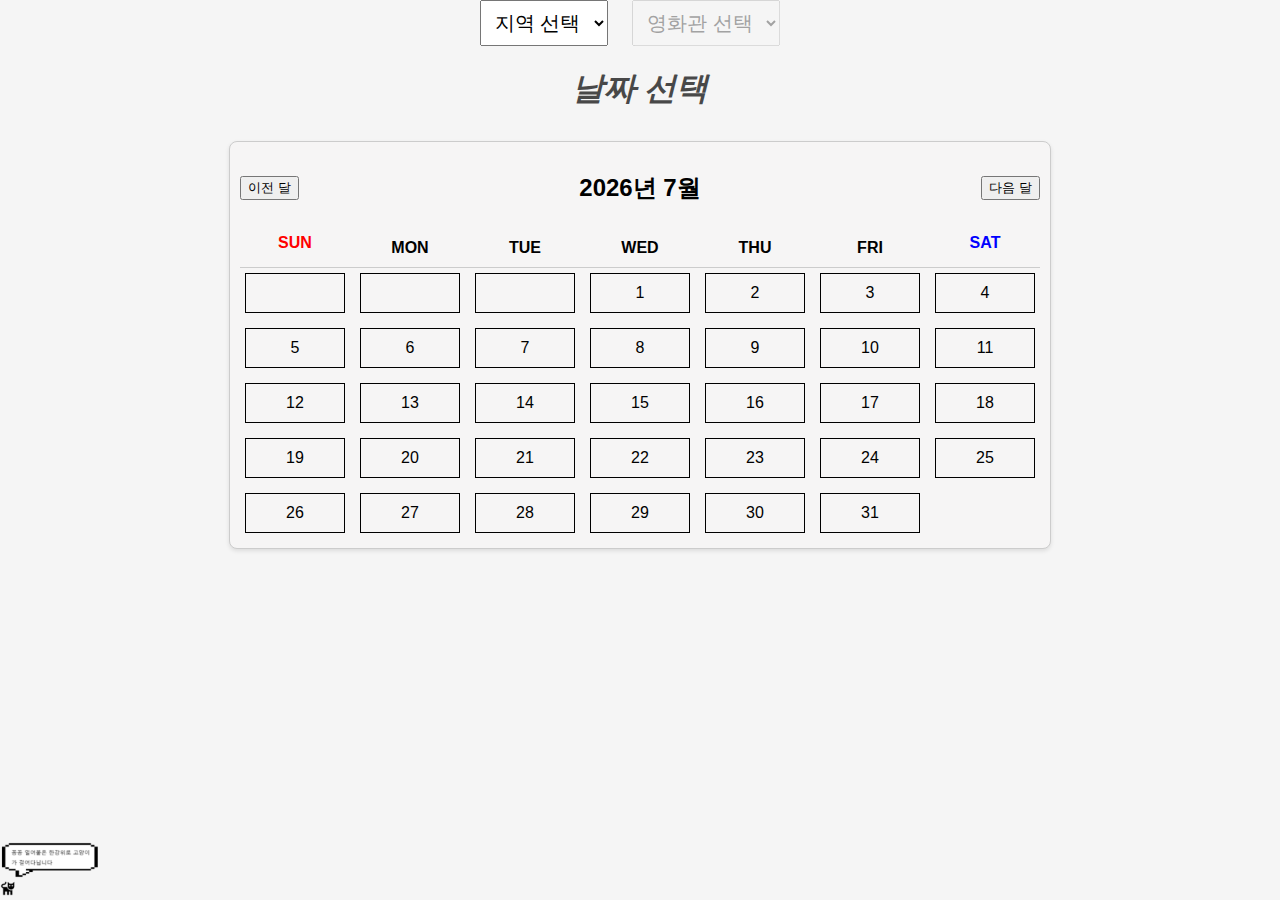
<file: html/reservation.html>
<!DOCTYPE html>
<html lang="ko">

<head>
    <meta charset="UTF-8">
    <meta name="viewport" content="width=device-width, initial-scale=1.0">
    <title>영화 예매 시스템</title>
    <link rel="stylesheet" href="/assets/css/reservation.css">
    <link rel="icon" href="../images/icon.png">
</head>
<body> 
    <div class="selector">
        <select id="regionSelector">
            <option value="" selected disabled>지역 선택</option>
            <option value="서울">서울</option>
            <option value="대구">대구</option>
            <option value="부산">부산</option>
            <option value="창원">창원</option>
            <!-- 다른 지역 옵션들을 추가 -->
        </select>
        <select id="cinemaSelector" disabled>
            <option value="" selected disabled>영화관 선택</option>

            <!-- 선택된 지역에 따라 자바스크립트로 동적으로 영화관 옵션들이 추가될 예정 -->
        </select>
    </div>
    <div>
    <h1>날짜 선택</h1> <!-- 제목을 설정합니다. -->
</div>
<div class="calendar-container"> <!-- 달력 컨테이너를 설정합니다. -->
    <div class="calendar-header"> <!-- 달력 헤더를 설정합니다. -->
        <button id="prevBtn">이전 달</button> <!-- 이전 달로 가는 버튼을 설정합니다. -->
        <h2 id="currentMonth"></h2> <!-- 현재 월을 표시할 영역을 설정합니다. -->
        <button id="nextBtn">다음 달</button> <!-- 다음 달로 가는 버튼을 설정합니다. -->
    </div>
    <div class="calendar-days"> <!-- 요일 헤더를 설정합니다. -->
        <div class="sunday">SUN</div> <!-- 일요일을 표시합니다. -->
        <div class="day">MON</div> <!-- 월요일을 표시합니다. -->
        <div class="day">TUE</div> <!-- 화요일을 표시합니다. -->
        <div class="day">WED</div> <!-- 수요일을 표시합니다. -->
        <div class="day">THU</div> <!-- 목요일을 표시합니다. -->
        <div class="day">FRI</div> <!-- 금요일을 표시합니다. -->
        <div class="saturday">SAT</div> <!-- 토요일을 표시합니다. -->
    </div>
    <div class="calendar-dates" id="calendarDates"></div> <!-- 날짜를 표시할 영역을 설정합니다. -->
</div>

<div class="time-slot-container" id="timeSlotsContainer"> <!-- 시간 슬롯 컨테이너를 설정합니다. -->

</div>

<img id="cat" src="/images/cat-solid-24.png" alt="Cat Image" />

<script src="/assets/js/reservation.js"></script>
</body>
</html>
</file>
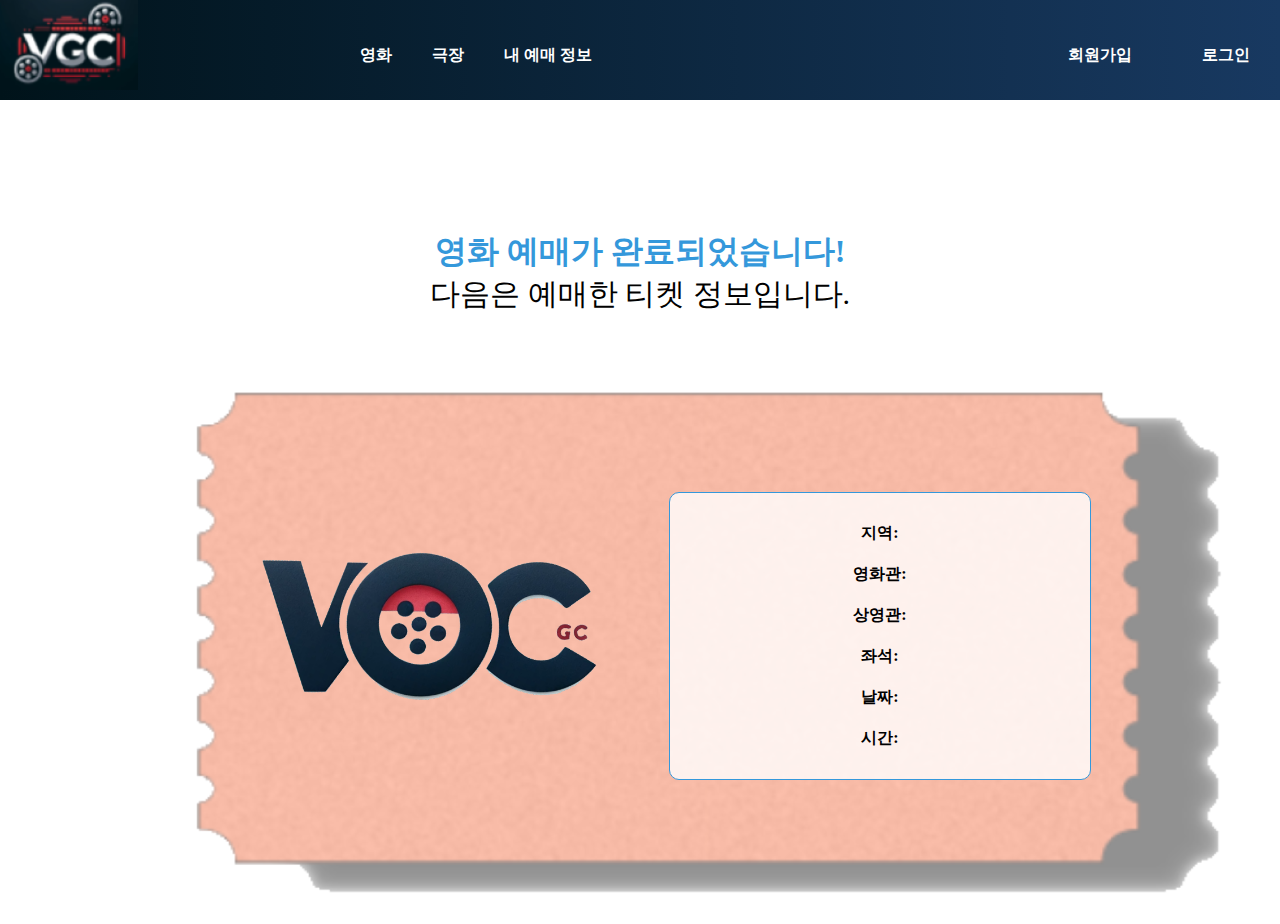
<file: html/ticket.html>
<!DOCTYPE html>
<html lang="ko">

<head>
  <meta charset="UTF-8">
  <meta name="viewport" content="width=device-width, initial-scale=1.0">
  <title>영화 예매 완료</title>
  <link rel="stylesheet" href="/assets/css/ticket.css">
  <link rel="stylesheet" href="/assets/css/index_style.css">
  <link rel="icon" href="/images/icon.png">
</head>

<body>
  <header>
    <div class="title">
      <div class="title_name">
        <a href="/index.html">
          <img src="/images/logo.png" alt="로고">
        </a>
      </div>
      <div class="title_menu">
        <nav>
          <ul class="menu_a">
            <li>
              <a href="/html/movie_list.html">영화</a>
            </li>
            <li>
              <a href="/html/map.html">극장</a>
            </li>
            <li>
              <a href="/html/ticket.html">내 예매 정보</a>
            </li>
          </ul>
          <ul class="menu_b">
            <li id="login-btn"><a href="/html/jinjalogin.html">로그인</a></li>
            <li id="signup-btn"><a href="/html/joinanim.html">회원가입</a></li>
            <li id="logout-btn" style="display:none;"><a href="#" id="logout">로그아웃</a></li>
          </ul>
        </nav>
      </div>
    </div>
  </header>
  <div class="container2">
    <img src="/images/ticketbackground.png" alt="티켓">
    <div class="title2">
      <h1>영화 예매가 완료되었습니다!</h1>
      <p>다음은 예매한 티켓 정보입니다.</p>
    </div>
    <div class="movie2">
      <img src="/images/ticketlogo.png" alt="선택한 영화">
    </div>
    <div class="ticket">
      <div class="location">
        지역: <span id="ticketlocation"></span>
      </div>
      <div class="hall">
        영화관: <span id="ticketHall"></span>
      </div>
      <div class="spot">
        상영관: <span id="ticketSpot"></span>
      </div>
      <div class="seat">
        좌석: <span id="ticketSeat"></span>
      </div>
      <div class="date">
        날짜: <span id="ticketDate"></span>
      </div>
      <div class="time">
        시간: <span id="ticketTime"></span>
      </div>
    </div>
  </div>
  <script>
    function checkLogin() {
      const isLoggedIn = localStorage.getItem('isLoggedIn');
      if (isLoggedIn === 'true') { // 문자열 'true'인지 확인
        document.getElementById('login-btn').style.display = 'none';
        document.getElementById('signup-btn').style.display = 'none';
        document.getElementById('logout-btn').style.display = 'block';
      } else {
        document.getElementById('login-btn').style.display = 'block';
        document.getElementById('signup-btn').style.display = 'block';
        document.getElementById('logout-btn').style.display = 'none';
      }
    }

    function handleLogout() {
      localStorage.setItem('isLoggedIn', 'false'); // 로그아웃 시 로그인 상태를 false로 설정
      window.location.href = '/html/jinjalogin.html'; // 로그인 페이지로 리디렉션
    }

    async function fetchData() {
      try {
          const response = await fetch('http://127.0.0.1:8080/vgc/ticket.jsp');
          const ticket = await fetch('http://127.0.0.1:8080/vgc/mejsp.jsp');
          const data = await response.json();
          const data_ticket = await ticket.json();
          
          // 웹페이지의 티켓 정보를 업데이트합니다.
          document.getElementById("ticketlocation").innerText = data.location;
          document.getElementById("ticketHall").innerText = data.hall;
          document.getElementById("ticketSpot").innerText = data.spot;
          // 좌석 정보가 서버에서 반환되지 않는 경우에는 그에 맞게 업데이트해야 합니다.
          document.getElementById("ticketSeat").innerText = data_ticket.join(', '); 
          document.getElementById("ticketDate").innerText = data.date;
          document.getElementById("ticketTime").innerText = data.starttime + " - " + data.endtime;
      } catch (error) {
          console.error('데이터 가져오기 오류:', error);
      }
    }

    // 페이지가 로드될 때 실행될 함수들
    document.addEventListener('DOMContentLoaded', function() {
      checkLogin(); // 로그인 상태 확인
      fetchData(); // 데이터 가져오기

      // 로그아웃 버튼에 클릭 이벤트 추가
      document.getElementById('logout').addEventListener('click', function(event) {
        event.preventDefault(); // 기본 링크 동작을 막음
        handleLogout(); // 로그아웃 처리
      });
    });
  </script>
</body>
</html>
</file>
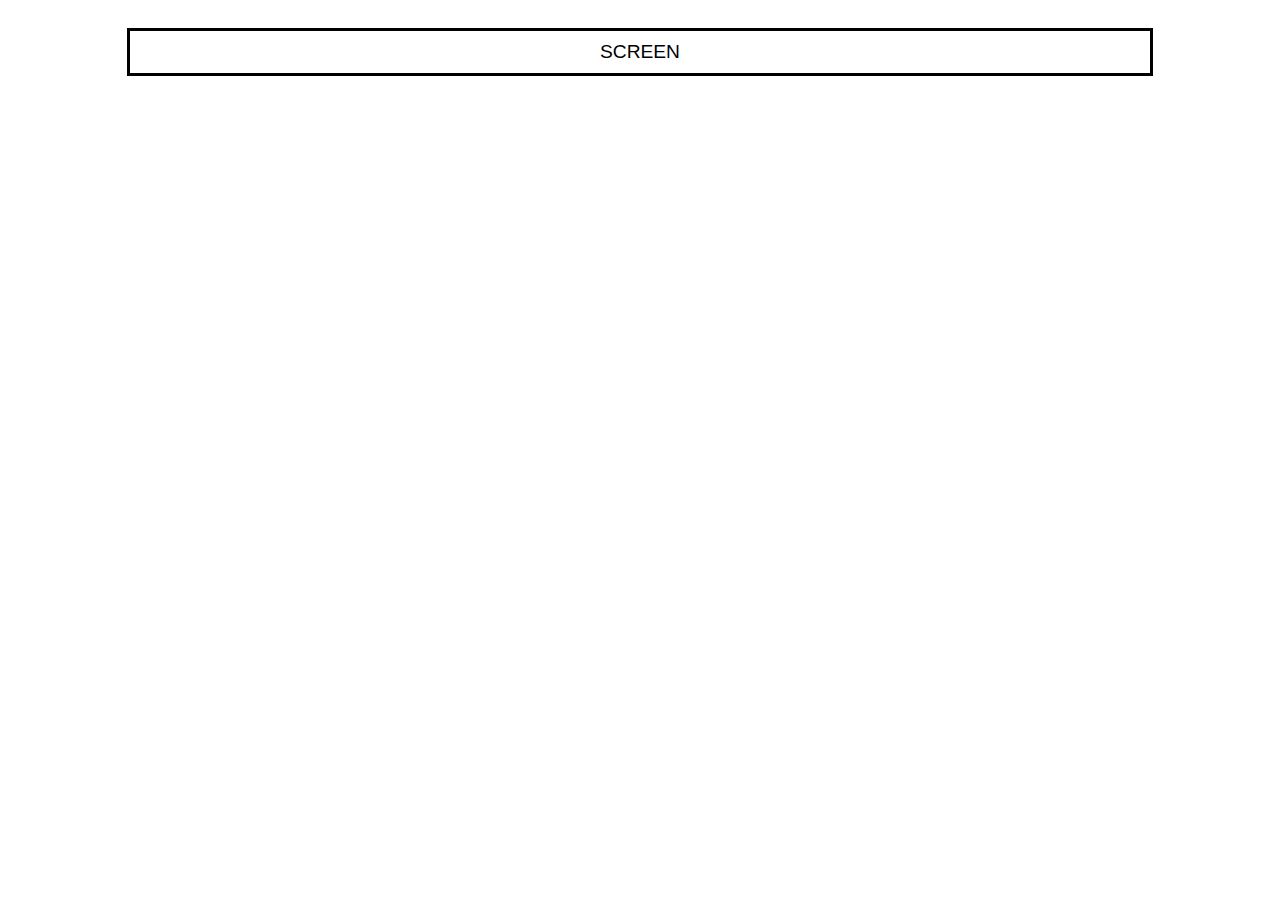
<file: html/Ticketing.html>
<!DOCTYPE html>
<html lang="ko">

<head>
    <meta charset="UTF-8">
    <link rel="icon" href="/images/icon.png">
    <meta name="viewport" content="width=device-width, initial-scale=1.0">
    <title>Seat Selection</title>
    <style>
        body {
            display: flex;
            flex-direction: column;
            align-items: center;
            justify-content: center;
            font-family: Arial, sans-serif;
        }

        .screen {
            display: flex;
            justify-content: center;
            width: 1000px;
            border: 3px solid black;
            font-size: larger;
            margin-top: 20px;
            padding: 10px;
        }

        .ticketing {
            display: grid;
            grid-template-columns: auto repeat(20, auto);
            gap: 10px;
            margin-top: 20px;
        }

        .seat {
            width: 40px;
            height: 40px;
            display: flex;
            align-items: center;
            justify-content: center;
            border: 1px solid black;
            cursor: pointer;
        }

        .seat.selected {
            background-color: lightgray;
        }

        .choiceButton {
            width: 300px;
            height: 100px;
            font-size: larger;
            display: none;
            margin-top: 20px;
        }

        .selctSeat {
            font-size: 20px;
            display: none;
            background-color: #9f3ff8;
            color: black;
            border-radius: 5px;
            padding: 10px;
            margin-top: 10px;
        }

        .totalPrice {
            font-size: 20px;
            display: none;
            background-color: #ffd700;
            color: black;
            border-radius: 5px;
            padding: 10px;
            margin-top: 10px;
        }

        .seat:nth-child(6) {
            margin-right: 50px;
        }

        .seat:nth-child(16) {
            margin-right: 50px;
        }

        .seat:nth-child(21n+1) {
            border: none;
        }

        .seat.disabled {
            background-color: black;
            cursor: not-allowed;
        }
    </style>
</head>

<body>
    <div class="screen">SCREEN</div>
    <div class="ticketing"></div>
    <div class="selctSeat" name="selectSeat"></div>
    <div class="totalPrice" name="totalPrice"></div>
    <button class="choiceButton">선택완료</button>

    <script>
        document.addEventListener('DOMContentLoaded', () => {
            const size = 20; // 각 행의 좌석 수
            const rows = ['A', 'B', 'C', 'D', 'E', 'F', 'G', 'H', 'I']; // 좌석 행 (A부터 I까지)
            const selectedSeats = []; // 선택된 좌석을 저장할 배열
            const ticketingDiv = document.querySelector('.ticketing'); // 좌석 그리드 요소
            const choiceButton = document.querySelector('.choiceButton'); // 선택 완료 버튼
            const selctSeat = document.querySelector('.selctSeat'); // 선택된 좌석 표시 영역
            const totalPriceDiv = document.querySelector('.totalPrice'); // 총 가격 표시 영역
            const seatPrice = 10000; // 좌석당 가격 (예: 10,000원)
            let totalPrice = 0; // 총 가격을 저장할 변수
            let disabledSeats = []; // 비활성화된 좌석 배열

            // 총 가격을 계산하고 저장하는 함수
            function calculateAndSavePrice(selectedSeatCount) {
                totalPrice = selectedSeatCount * seatPrice;
                return totalPrice;
            }

            // 비활성화된 좌석 정보 로드 및 처리
            fetch('http://localhost:8080/vgc/mijsp.jsp')
                .then(response => response.json())
                .then(data => {
                    disabledSeats = data;
                    createSeats();
                })
                .catch(error => console.error("Error fetching seat info:", error));

            // 좌석 생성 함수
            function createSeats() {
                rows.forEach(row => {
                    for (let i = 0; i < size + 1; i++) {
                        const cell = document.createElement('div');
                        cell.className = 'seat';
                        cell.setAttribute('data-seat', `${row}${i}`);

                        if (i === 0) {
                            // 첫 번째 셀은 행 레이블 (A, B, C 등)로 설정
                            cell.textContent = row;
                            cell.classList.add('row-label');
                        } else {
                            const seatID = `${row}${i}`;
                            if (disabledSeats.includes(seatID)) {
                                // 이미 예약된 좌석 비활성화
                                cell.classList.add('disabled');
                            } else {
                                // 좌석 클릭 이벤트 추가
                                cell.addEventListener('click', (e) => {
                                    cell.classList.toggle('selected');
                                    const nowSeat = e.target.getAttribute('data-seat');
                                    const index = selectedSeats.indexOf(nowSeat);

                                    if (index === -1) {
                                        // 선택된 좌석 배열에 추가
                                        selectedSeats.push(nowSeat);
                                    } else {
                                        // 선택 해제된 좌석 배열에서 제거
                                        selectedSeats.splice(index, 1);
                                    }
                                    updateDisplay(); // 버튼 및 선택된 좌석, 총 가격 표시 업데이트
                                });
                            }       
                        }
                        ticketingDiv.appendChild(cell); // 좌석 그리드에 추가
                    }
                });
            }

            // 선택된 좌석 및 총 가격에 따라 버튼 및 표시 영역 업데이트
            function updateDisplay() {
                const selected = document.querySelectorAll('.selected');
                const totalPrice = calculateAndSavePrice(selectedSeats.length); // 총 가격 계산 및 저장

                choiceButton.style.display = selected.length > 0 ? 'block' : 'none';
                selctSeat.style.display = selected.length > 0 ? 'block' : 'none';
                totalPriceDiv.style.display = selected.length > 0 ? 'block' : 'none';

                selctSeat.innerHTML = `현재 선택된 좌석: ${selectedSeats.join(', ')}`;
                totalPriceDiv.innerHTML = `총 가격: ${totalPrice.toLocaleString()}원`; // 총 가격 표시
            }

            // 선택 완료 버튼 클릭 이벤트
            choiceButton.addEventListener('click', () => {
                const selectedSeatInfo = selectedSeats.join(', ');

                const form = new FormData();
                form.append('selectedSeatInfo', selectedSeatInfo);
                form.append('totalPrice', totalPrice);
                const form2 = new URLSearchParams(form);

                // 서버로 선택된 좌석 정보 전송
                fetch('http://localhost:8080/vgc/myJsp.jsp', {
                    method: 'post',
                    body: form2
                }).then((res) => {
                    return res.json(); // JSON 응답으로 처리
                }).then((data) => {
                    if (data.code === 200) {
                        alert(data.msg); // 예약 성공 시 메시지 알림
                        window.open("Payment.html", "Payment", "width: 1px, heigth: 1px");
                    } else {
                        alert('예메가 실패했습니다.'); // 예약 실패 시 메시지 알림
                    }
                });
            });

        });
    </script>
</body>

</html>
</file>
<file: assets/css/pclogin.css>
@charset "utf-8";

#container {
    font-family: "맑은고딕";
}


.loginBox h3 {
    padding-top: 40px;
    margin-bottom: 30px;
    text-align: center;
    font-size: 24px;
    font-weight: normal;
}

/*일반 로그인*/
.loginForm {
    position: relative;
    width: 300px;
    margin: 0;
    padding: 20px 75px 20px;
    border-bottom: 1px solid #ddd;
}

.loginForm input {
    padding: 15px 40px 15px 30px;
    width: 400px;
    margin: 5px;
    display: block;
    font-size: 14px;
    border: 1px solid #ddd;
    background-repeat: no-repeat;
    background-position: left 10px center;
}

.loginForm button {
    padding: 15px 40px 15px 30px;
    width: 400px;
    margin: 5px;
    display: block;
    font-size: 14px;
    border: 1px solid #ddd;
    background-repeat: no-repeat;
    background-position: left 10px center;
}

/*아이디비밀번호 지우기*/


.loginForm .delete.d2 {
    top: 105px;
}

.loginForm .login {
    width: 400px;
    border: 0;
    background: #fff;
    font-size: 18px;
    color: #143255
    font-weight: bold;
    cursor: pointer;
    border: 1px solid #000000;
}

.loginForm .joinmnt {
    width: 400px;
    border: 0;
    background: #fff;
    font-size: 18px;
    color: #143255;
    font-weight: bold;
    cursor: pointer;
    border: 1px solid #000000;
}

.loginForm .find {
    width: 400px;
    border: 0;
    background: #fff;
    font-size: 18px;
    color: #143255;
    font-weight: bold;
    cursor: pointer;
    border: 1px solid #000000;
}

/*소셜로그인*/
.socialForm {
    padding: 0;
}

.socialForm a {
    display: block;
    margin: 3px 75px;
    padding: 20px 50px 20px 50px;
    width: 300px;
    text-align: center;
    color: #fff;
    font-size: 16px;
    font-weight: 700;
}

.socialForm a:before {
    content: "";
    display: inline-block;
    width: 25px;
    height: 25px;
    background: url(/project/images/socialico.png) no-repeat;
    vertical-align: middle;
    margin-right: 10px;
}

.socialForm .kakao {
    background: #fdd835;
}

.socialForm .fbook {
    background: #3a589e;
}

.socialForm .fbook:before {
    background-position: -49px 0;
    width: 19px;
}

.socialForm .naver {
    background: #36b662;
}

.socialForm .naver:before {
    background-position: -24px 0;
    margin-right: 12px;
}
</file>
<file: assets/css/index_style.css>
* {margin: 0; padding: 0;}
li {list-style: none;}
a {text-decoration: none;}

/* ===============대가리부분======================= */
header {
  height: 100px;
  width: 100%;
  background: linear-gradient(to right,#00131A, #183961); 
  color: #fff;
  text-align: center;
  position: sticky;
  top: 0;
  z-index: 1000;
}

.title_name {
  float: left;
  margin: auto;
  height: 100%;
  display: flex;
  width: 25%;
  justify-content: flex-start;
}

.title_t {
  margin: auto;
}

/* ===============메뉴부분======================= */
.title {
  width: 100%;
  height: 100%;
}
.title_menu {
  position: relative;
  width: 75%;
  height: 100%;
  float: left;
  display: flex;
  align-items: flex-end;
}

nav {
  float: left;
  height: 100%;
  width: 100%;
  margin: auto;
}

nav ul li a {
  margin-left: 40px;
  float: left;
  justify-content: center;
  color: #fff;
  text-decoration: none;
  font-weight: bold;
  margin-top: 45px;
}
.menu_b {
  width: 100%;
  height: 100%;
}
.menu_b li {
  float: right;
  margin-right: 30px;
}

nav ul li a:hover {
  text-decoration: underline;
}
li > ul > li {
  line-height: 50px;
  background-color: #94a9ff;
}
li > ul {
  height: 0; 
  overflow: hidden;
}
.menu_a > li:hover {
  background-color: #94a9ff;
  transition-duration: 0.5s;
}
.menu_a > li:hover .ul {
  height: 250px; 
  transition-duration: 1s;
}

/* ===============몸통부분======================= */


.main_contents {
  height: 100%;
  max-width: 100%;
  margin: auto;
  padding: 20px;
  background-color: #30393D ;
  box-shadow: 0 0 10px rgba(0, 0, 0, 0.1);
}

.contents {
  width: 80%;
  margin: auto;
  display: grid;
  grid-template-columns: repeat(4, 1fr);
  gap: 20px;
}

.movie {
  margin-bottom: 25px;
  width: 100%;
}

.movie img {
  width: 100%;
  height: auto;
}
.container {
  text-align: center;
  padding: 10px 20px;
}
@import url('https://fonts.googleapis.com/css?family=Sarala:700|Exo+2:300');

.wrapper {
    width: 210px; /* 기존 280px에서 75%로 줄임 */
    height: 360px; /* 기존 480px에서 75%로 줄임 */

    position: relative;
}

.card {
    width: 240px; /* 기존 320px에서 75%로 줄임 */
    height: 337.5px; /* 기존 450px에서 75%로 줄임 */
    position: relative;
    transform-style: preserve-3d;
    transform: translateZ(-105px); /* 기존 -140px에서 75%로 줄임 */
    transition: transform 350ms cubic-bezier(0.390, 0.575, 0.565, 1.000);
    cursor: pointer;
}

.card>div {
    position: absolute;
    width: 240px; /* 기존 320px에서 75%로 줄임 */
    height: 337.5px; /* 기존 450px에서 75%로 줄임 */
    padding: 25.5px 15.75px; /* 기존 34px 21px에서 75%로 줄임 */
    transition: all 350ms cubic-bezier(0.390, 0.575, 0.565, 1.000);
}

.front1{
  background-image: url('/images/001.jpg');
  background-size: cover;
  transform: rotateY(0deg) translateZ(160px);
}

.front2{
  background-image: url('/images/002.jpg');
  background-size: cover;
  transform: rotateY(0deg) translateZ(160px);
}

.front3{

  background-image: url('/images/003.jpg');
  background-size: cover;
  transform: rotateY(0deg) translateZ(160px);
}

.front4{

  background-image: url('/images/004.jpg');
  background-size: cover;
  transform: rotateY(0deg) translateZ(160px);

}
.right {
    background-color:#ffffff;
    transform: rotateY(90deg) translateZ(120px); /* 기존 160px에서 75%로 줄임 */
}

.card:hover {
    transform: translateZ(-120px) rotateY(-90deg); /* 기존 -160px에서 75%로 줄임 */
}

.card:hover .front {
    opacity: 0;
}

.card:hover .right {
    opacity: 1;
}

.card_h2 {
  margin-bottom: 10px;
    color: #000000;
    margin-left: 10px;
    font-size: 25px; /* 기존 25px에서 75%로 줄임 */
    font-family: 'Sarala';
    font-weight: 700;
}

@keyframes float {
    0% {
        transform: translateZ(15px); /* 기존 20px에서 75%로 줄임 */
    }

    100% {
        transform: translateY(-15.75px) translateX(-9.75px) translateZ(22.5px); /* 기존 21px, 13px, 30px에서 75%로 줄임 */
    }
}

.card:hover~.img-wrapper img {
    transform: scale(0.9) translateX(57.75%) translateY(67.5%) rotateZ(80deg); /* 기존 77%, 90%에서 75%로 줄임 */
}

.card_ul {
    margin-left: 15.75px; /* 기존 21px에서 75%로 줄임 */
    padding: 0;
    font-size: 13px; /* 기존 16px에서 75%로 줄임 */
    font-weight: 300;
    list-style: none;
}

.card_li {
    padding-bottom: 6px; /* 기존 8px에서 75%로 줄임 */
    position: relative;
}

.card_button {
    position: absolute;
    right: 15.75px; /* 기존 21px에서 75%로 줄임 */
    bottom: 25.5px; /* 기존 34px에서 75%로 줄임 */
    border: solid 1px black;
    box-shadow: none;
    background: none;
    color: inherit;
    font-family: 'Exo 2';
    font-weight: 300;
    font-size: 11.25px; /* 기존 15px에서 75%로 줄임 */
    letter-spacing: -.25px;
    font-weight: 700;
    padding: 9.75px 25.5px; /* 기존 13px 34px에서 75%로 줄임 */
    background: white;
    background-size: 125% 100%;
    background-position: right;
    cursor: pointer;
    box-shadow: 6px 3.75px 9.75px rgba(34, 34, 34, .08); /* 기존 8px 5px 13px에서 75%로 줄임 */
    transform: scale(0) skewY(13deg);
    transition: all 150ms cubic-bezier(0.390, 0.575, 0.565, 1.000);
    transform-origin: right bottom;
}

.card:hover button {
    transform: scale(1) skewY(0);
    color: gray;
}

.card:not(:hover) button {
    opacity: 0;
}

.card_button:hover {
    background-position: left;
}

.price {
    position: absolute;
    bottom: 18.75px; /* 기존 25px에서 75%로 줄임 */
    right: 1px;
    font-size: 21px; /* 기존 28px에서 75%로 줄임 */
    text-shadow: -1px 0px #ffffff, 0px 1px #ffffff, 1px 0px #ffffff, 0px -1px #ffffff;
    color: black;
}

@keyframes fadeIn {
    0% {
        opacity: 0.33;
        transform: scale(.89);
    }
}

@media only screen and (max-width: 600px) {
    body {
        transform: scale(.67);
    }
}


/* ===============popular_movie 부분======================= */
.popular_movie {
  margin: auto;
  width: 60%;
  text-align: center;
  margin-bottom: 50px;
}

.popular_movie video {
  width: 100%;
  height: auto;
  border-radius: 5px;
  object-fit: fill;
}



/* ===============바닥부분======================= */
footer {
  text-align: left;
  padding: 10px 0;
  background: #b9b9b988;
  color: #00000055;
}
footer>p{
  margin-left: 40px
}
</file>
<file: assets/css/joinform.css>
#container h2{text-align: center; margin:20px 0;}

.joinForm{width:280px; padding:20px; margin:0 auto; margin-bottom:20px; border-bottom:1px solid #ccc;}
.joinForm > div label{display: block; font-size:13px; margin-bottom: 5px;}
.joinForm > div input{padding:5px; width:260px;}
.joinForm .fgroup{margin-bottom: 15px;}

.check{text-align: center;}
.cbox{margin-right: 5px;}
.submit{width:100px; display: block; padding:8px; font-size:15px; background:#8a7eb3; border:none; color:#fff; margin:0 auto; margin-top: 30px; cursor: pointer;}



.hide {
    display: none;
}
</file>
<file: assets/css/joinanimstyle.css>
@font-face {
  font-family: 'Malgun Gothic';
  src: url('url/test/malgunsl.woff') format('woff');
  font-weight: 400;
}

* {
  margin: 0;
  padding: 0;
}

li {
  list-style: none;
}

a {
  text-decoration: none;
}

/* ===============대가리부분======================= */
header {
  height: 100px;
  width: 100%;
  background: linear-gradient(to right,#00131A, #183961); 
  color: #fff;
  text-align: center;
  position: sticky;
  top: 0;
  z-index: 1000;
}


.title_name {
  float: left;
  margin: auto;
  height: 100%;
  display: flex;
  width: 25%;
  justify-content: flex-start;
}

.title_t {
  margin: auto;
}

/* ===============메뉴부분======================= */
.title {
  width: 100%;
  height: 100%;
}

.title_menu {
  position: relative;
  width: 75%;
  height: 100%;
  float: left;
  display: flex;
  align-items: flex-end;
}

nav {
  float: left;
  height: 100%;
  width: 100%;
  margin: auto;
}

nav ul li a {
  margin-left: 40px;
  float: left;
  justify-content: center;
  color: #fff;
  text-decoration: none;
  font-weight: bold;
  margin-top: 45px;
}

.menu_b {
  width: 100%;
  height: 100%;
}

.menu_b li {
  float: right;
  margin-right: 30px;
}

nav ul li a:hover {
  text-decoration: underline;
}

li > ul > li {
  line-height: 50px;
  background-color: #94a9ff;
}

li > ul {
  height: 0;
  overflow: hidden;
}

.menu_a > li:hover {
  background-color: #94a9ff;
  transition-duration: 0.5s;
}

.menu_a > li:hover .ul {
  height: 250px;
  transition-duration: 1s;
}

/* =============== 몸통부분================*/
fieldset {
  border: none;
  text-align: center;
}

input {
  width: 100%;
  max-width: 400px;
  padding: 10px;
  margin: 5px;
  border: 1px solid #ddd;
  border-radius: 5px;
  text-align: center;
  font-size: 1em;
}

.button {
  transition: all 0.3s ease-in-out;
  font-family: "Dosis", sans-serif;
  width: 150px;
  height: 60px;
  border-radius: 50px;
  background-image: linear-gradient(135deg, #feb692 0%, #ea5455 100%);
  box-shadow: 0 20px 30px -6px rgba(238, 103, 97, 0.5);
  outline: none;
  cursor: pointer;
  border: none;
  font-size: 24px;
  color: white;
}

.button:hover {
  transform: translateY(3px);
  box-shadow: none;
}

.button:active {
  opacity: 0.5;
}

.img_box {
  text-align: center;
  width: 100%;
  margin-top: 30px;
  margin-bottom: 30px;
}

.clot>p {
  text-align: center;
}

.clot {
  margin-bottom: 30px;
}

main>div {
  text-align: center;
}
</file>
<file: assets/css/movie_list.css>
* {
  margin: 0;
  padding: 0;
}
li {
  list-style: none;
}
a {
  text-decoration: none;
}

/* ===============대가리부분======================= */
header {
  height: 100px;
  width: 100%;
  background: linear-gradient(to right, #00131A, #183961);
  color: #fff;
  text-align: center;
  position: sticky;
  top: 0;
  z-index: 1000;
}

.title_name {
  float: left;
  margin: auto;
  height: 100%;
  display: flex;
  width: 25%;
  justify-content: flex-start;
}

.title_t {
  margin: auto;
}

/* ===============메뉴부분======================= */
.title {
  width: 100%;
  height: 100%;
}
.title_menu {
  position: relative;
  width: 75%;
  height: 100%;
  float: left;
  display: flex;
  align-items: flex-end;
}

nav {
  float: left;
  height: 100%;
  width: 100%;
  margin: auto;
}

nav ul li a {
  margin-left: 40px;
  float: left;
  justify-content: center;
  color: #fff;
  text-decoration: none;
  font-weight: bold;
  margin-top: 45px;
}
.menu_b {
  width: 100%;
  height: 100%;
}
.menu_b li {
  float: right;
  margin-right: 30px;
}

nav ul li a:hover {
  text-decoration: underline;
}
li > ul > li {
  line-height: 50px;
  background-color: #94a9ff;
}
li > ul {
  height: 0;
  overflow: hidden;
}
.menu_a > li:hover {
  background-color: #94a9ff;
  transition-duration: 0.5s;
}
.menu_a > li:hover .ul {
  height: 250px;
  transition-duration: 1s;
}

/* ===============몸통부분======================= */
/* ===============메인======================= */
.contents {
  width: 100%;
  padding: 10px;
  background-color: #f4f4f4;
}

.movie-list {
  display: flex;
  flex-wrap: wrap;
  justify-content: space-between;
  gap: 20px;
}

.movie {
  position: relative;
  margin: 20px;
  display: inline-block;
  background-color: #fff;
  border: 1px solid #ddd;
  border-radius: 10px;
  width: calc(30.333% - 20px);
  box-sizing: border-box;
  text-align: center;
  padding: 20px;
  overflow: hidden;
}

.movie img {
  width: 100%;
  height: auto;
  border-radius: 10px;
}

.movie .container {
  position: absolute;
  top: 0;
  left: 0;
  width: 100%;
  height: 100%;
  background-color: rgba(0, 0, 0, 0.8);
  color: white;
  display: flex;
  flex-direction: column;
  justify-content: center;
  align-items: center;
  opacity: 0;
  transition: opacity 0.3s ease;
  border-radius: 10px;
}

.movie:hover .container {
  opacity: 1;
}

.movie h2 {
  font-size: 1.2em;
  margin: 10px 0;
}

.movie p {
  font-size: 0.9em;
}

.container .release_date {
  color: white;
  background-color: #2a68b5;
  border: solid 2px black;
  border-radius: 10px;
  padding: 5px 10px;
  margin: 10px 0;
}
.container .description{
  font-family: Arial, Helvetica, sans-serif;
  padding: 0 10px;
  text-align: center;
  position: absolute;
  top: 80px;
}
</file>
<file: assets/css/reservation.css>
body {
    font-family: Arial, sans-serif;
    text-align: center;
    margin: 0;
    padding: 0;
    background-color: #f5f5f5;
}

.selector select {
    padding: 10px;
    font-size: 20px;
    margin-right: 20px;
}

.calendar-container {
    width: 90%;
    max-width: 800px;
    margin: 30px auto;
    border: 1px solid #ccc;
    box-shadow: 0 2px 4px rgba(0, 0, 0, 0.1);
    padding: 10px;
    background-color: #f6f5f5;
    border-radius: 8px;
}

.calendar-header {
    display: flex;
    justify-content: space-between;
    align-items: center;
    margin-bottom: 10px;
}

.calendar-days,
.calendar-dates {
    display: grid;
    grid-template-columns: repeat(7, 1fr);
    grid-gap: 5px;
}

.calendar-days {
    font-weight: bold;
    border-bottom: 1px solid #ccc;
    padding-bottom: 5px;
}

.day {
    padding: 5px;
}

.date {
    display: inline-block;
    padding: 10px;
    margin: 5px;
    border: 1px solid black;
    cursor: pointer;
    text-align: center;
}

.date.selected {
    background-color: #e04698;
    box-shadow: #b7397c 0px 7px 2px, #000 0px 8px 5px;
    color: white;
}

.time-slot {
    display: inline-block;
    padding: 10px;
    margin: 5px;
    border: 3px solid #ccc;
    border-radius: 5px;
    background-color: #fafbf8;
    cursor: pointer;
}

.time-slot:hover {
    background-color: #e04698;
}

.selected {
    background-color: lightgray;
}

.time-slot-container {
    width: 90%;
    max-width: 800px;
    margin: 20px auto;
    text-align: center;
}

strong {
    font-size: 25px;
}

.sunday {
    color: red;
}

.saturday {
    color: blue;
}

h1 {
    font-style: italic;
    opacity: 0.7;
    margin-bottom: 20px;
}

#cat {
    position: fixed;
    width: 100px;
    height: auto;
    bottom: 0;
    left: 0;
}

@keyframes moveCat {
    95% {
        width: 350px;
        
      }
    0% {
        left: 0;
    }
    100% {
        left: 100%;
    }
  
}

.animate {
    animation: moveCat 10s linear infinite;
}
</file>
<file: assets/css/ticket.css>
.container2 {
  margin: 100px auto;
  width: 1200px;
  padding: 120px 120px 10px 120px;
  box-sizing: border-box;
  text-align: center;
  display: inline-block;
  height: 600px;
  object-fit: cover;
  position: relative;
}

.title2 {
  position: absolute;
  top: 20px;
  left: 50%;
  transform: translateX(-50%);
  background: rgba(255, 255, 255, 0.8);
  padding: 10px;
  border-radius: 10px;
}

.title2 h1 {
  color: #3498db;
}

.title2 p {
  font-size: 30px;
}

.ticket {
  float:right;
  padding: 30px;
  border: 1px solid #3498db;
  border-radius: 10px;
  background-color: #e0f7fa;
  font-weight: bold;
  display: grid;
  gap: 20px;
  position: absolute;
  bottom: 20px;
  left: 70%;
  transform: translateX(-50%);
  width: 30%;
  background: rgba(255, 255, 255, 0.8);
}

.movie2 {
  position: absolute;
  top: 200px;
  left: 50%;
  transform: translateX(-50%);
  width: 900px;
  height: 500px;
}

.movie2 img {
  top:130px;
  left: 60px;
  float: left;
  width: 40%;
  height: 40%;
  object-fit: cover;
  border-radius: 10px;
  position: relative;
} 
body {
  text-align: center;
}
</file>
